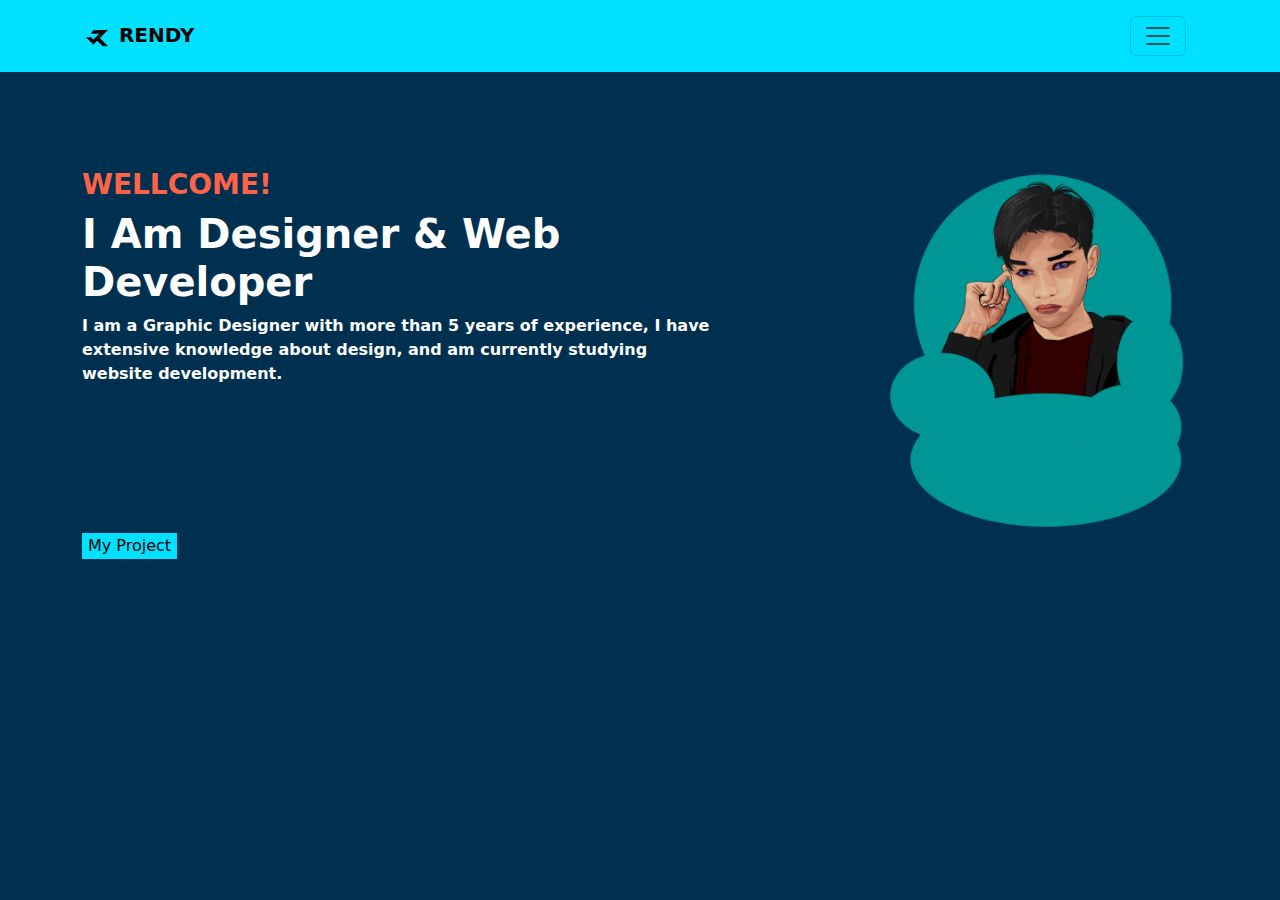
<file: index.html>
<!DOCTYPE html>
<html lang="en">

<head>
    <meta charset="UTF-8">
    <meta name="viewport" content="width=device-width, initial-scale=1.0">
    <link rel="stylesheet" href="styles.css">
    <link href="https://cdn.jsdelivr.net/npm/bootstrap@5.3.3/dist/css/bootstrap.min.css" rel="stylesheet"
        integrity="sha384-QWTKZyjpPEjISv5WaRU9OFeRpok6YctnYmDr5pNlyT2bRjXh0JMhjY6hW+ALEwIH" crossorigin="anonymous">
    <title>Portofolio</title>
</head>

<body class="badan">
    <div>
        <nav>
            <nav class="navbar" style="background-color: #00E1FF;">
                <div class="container">
                    <a class="navbar-brand" href="index.html" style="font-weight: bold;">
                        <img src="./images/logonavbar.png " alt="LogoRendcom" width="30" height="30"
                            class="d-inline-block align-text-top">
                        RENDY
                    </a>
                    <nav class="navbar bg">
                        <div class="container-fluid">
                            <a class="navbar-brand" href="index.html"></a>
                            <button class="navbar-toggler" type="button" data-bs-toggle="collapse"
                                data-bs-target="#navbarNavAltMarkup" aria-controls="navbarNavAltMarkup"
                                aria-expanded="false" aria-label="Toggle navigation">
                                <span class="navbar-toggler-icon"></span>
                            </button>
                            <div class="collapse navbar-collapse" id="navbarNavAltMarkup">
                                <div class="navbar-nav">
                                    <a class="nav-link active" aria-current="page" href="index.html">Home</a>
                                    <a class="nav-link" href="about.html">About</a>
                                    <a class="nav-link" href="contact.html">Contact</a>
                                </div>
                            </div>
                        </div>
                    </nav>
                </div>
            </nav>
        </nav>
    </div>
    <br>
    <br>
    <br>
    <br>
    <div class="container">
        <div class="row">
            <div class="col-sm-7">
                <h3 style="font-weight: bold; color: tomato;">WELLCOME!</h3>
                <h1 style="font-weight: bolder; color: white;">I Am Designer & Web Developer</h1>
                <p class="" style="font-weight: bold; color: white;">I am a Graphic Designer with more than 5 years
                    of experience, I have extensive knowledge about design, and
                    am currently studying website development.</p>                 
            </div>
            <div class="col-sm-5">
                <div class="container item-center">
                    <img src="./images/foto.png" class="float-end" style="width: 70%;" alt="">
                </div>
            </div>
        </div>
    </div>
    <div class="container">
        <div>
            <div>
                <button style="border: none; background-color: #00E1FF;; color: black ;">
                    <a href="project.html" style="text-decoration: none; color: black;">My Project</a>
                </button>
            </div>
        </div>
    </div>
    <script src="https://cdn.jsdelivr.net/npm/bootstrap@5.3.3/dist/js/bootstrap.bundle.min.js"
        integrity="sha384-YvpcrYf0tY3lHB60NNkmXc5s9fDVZLESaAA55NDzOxhy9GkcIdslK1eN7N6jIeHz"
        crossorigin="anonymous"></script>
</body>

</html>
</file>
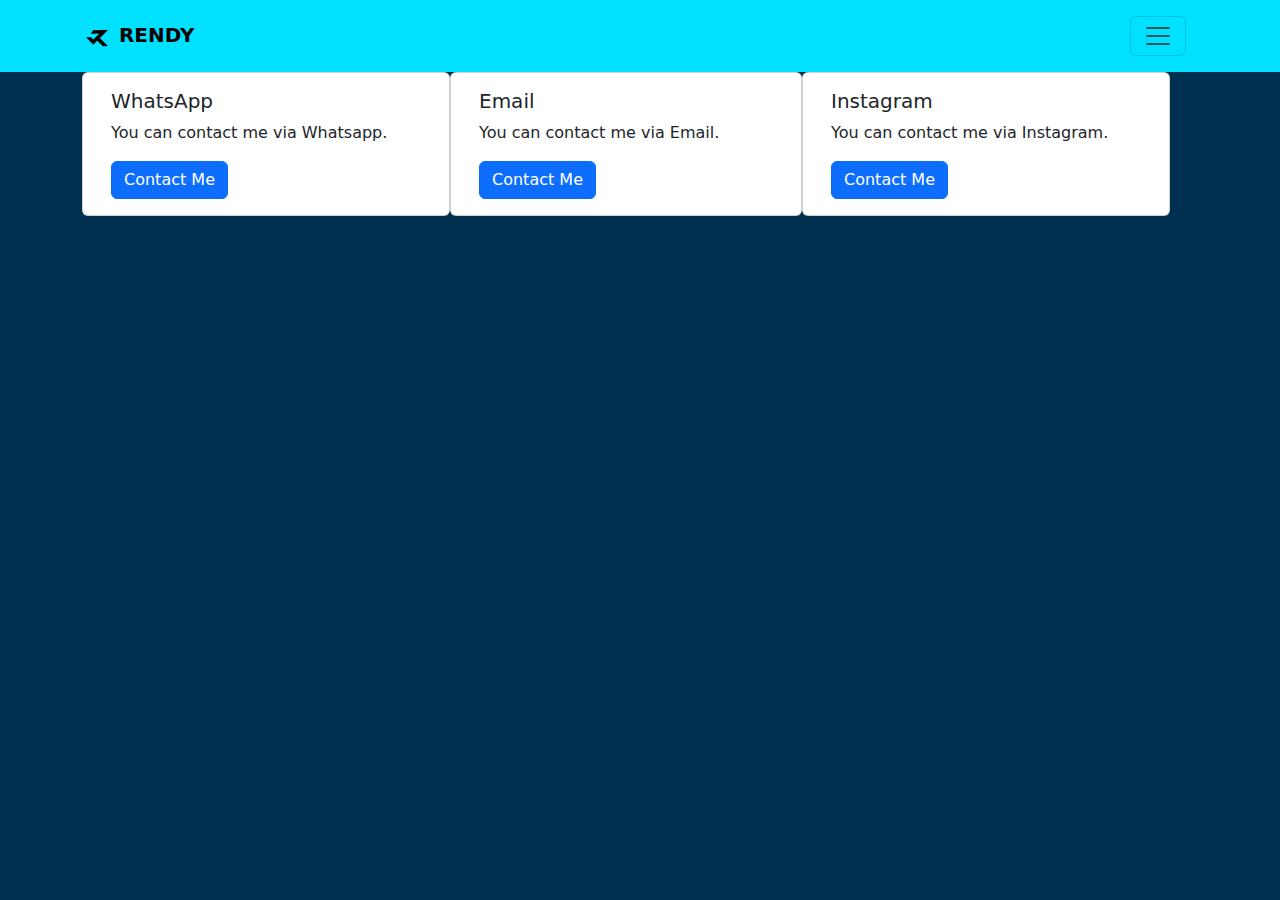
<file: contact.html>
<!DOCTYPE html>
<html lang="en">

<head>
    <meta charset="UTF-8">
    <meta name="viewport" content="width=device-width, initial-scale=1.0">
    <link rel="stylesheet" href="styles.css">
    <link href="https://cdn.jsdelivr.net/npm/bootstrap@5.3.3/dist/css/bootstrap.min.css" rel="stylesheet"
        integrity="sha384-QWTKZyjpPEjISv5WaRU9OFeRpok6YctnYmDr5pNlyT2bRjXh0JMhjY6hW+ALEwIH" crossorigin="anonymous">
    <title>Contact Me</title>
</head>

<body class="badan">
    <div>
        <nav>
            <nav class="navbar" style="background-color: #00E1FF;">
                <div class="container">
                    <a class="navbar-brand" href="index.html" style="font-weight: bold;">
                        <img src="./images/logonavbar.png " alt="LogoRendcom" width="30" height="30"
                            class="d-inline-block align-text-top">
                        RENDY
                    </a>
                    <nav class="navbar bg">
                        <div class="container-fluid">
                            <a class="navbar-brand" href="index.html"></a>
                            <button class="navbar-toggler" type="button" data-bs-toggle="collapse"
                                data-bs-target="#navbarNavAltMarkup" aria-controls="navbarNavAltMarkup"
                                aria-expanded="false" aria-label="Toggle navigation">
                                <span class="navbar-toggler-icon"></span>
                            </button>
                            <div class="collapse navbar-collapse" id="navbarNavAltMarkup">
                                <div class="navbar-nav">
                                    <a class="nav-link active" aria-current="page" href="index.html">Home</a>
                                    <a class="nav-link" href="about.html">About</a>
                                    <a class="nav-link" href="contact.html">Contact</a>
                                </div>
                            </div>
                        </div>
                    </nav>
                </div>
            </nav>
        </nav>
    </div>
    <div class="container">
        <div class="container d-block">
            <div class="row col-sm-12">
                <div class="card col-sm-4" style="width: 23rem;">
                    <div class="card-body">
                      <h5 class="card-title">WhatsApp</h5>
                      <p class="card-text">You can contact me via Whatsapp.</p>
                      <a href="https://wa.me/6289647300193" class="btn btn-primary">Contact Me</a>
                    </div>
                  </div>
                  <div class="card col-sm-4" style="width: 22rem;">
                    <div class="card-body">
                      <h5 class="card-title">Email</h5>
                      <p class="card-text">You can contact me via Email.</p>
                      <a href="mailto:rendyharvest@gmail.com" class="btn btn-primary">Contact Me</a>
                    </div>
                  </div>
                  <div class="card col-sm-4" style="width: 23rem;">
                    <div class="card-body">
                      <h5 class="card-title">Instagram</h5>
                      <p class="card-text">You can contact me via Instagram.</p>
                      <a href="https://instagram.com/userrrrnn77" class="btn btn-primary">Contact Me</a>
                    </div>
                  </div>
            </div>
        </div>
    </div>
            <script src="https://cdn.jsdelivr.net/npm/bootstrap@5.3.3/dist/js/bootstrap.bundle.min.js"
                integrity="sha384-YvpcrYf0tY3lHB60NNkmXc5s9fDVZLESaAA55NDzOxhy9GkcIdslK1eN7N6jIeHz"
                crossorigin="anonymous"></script>
</body>

</html>
</file>
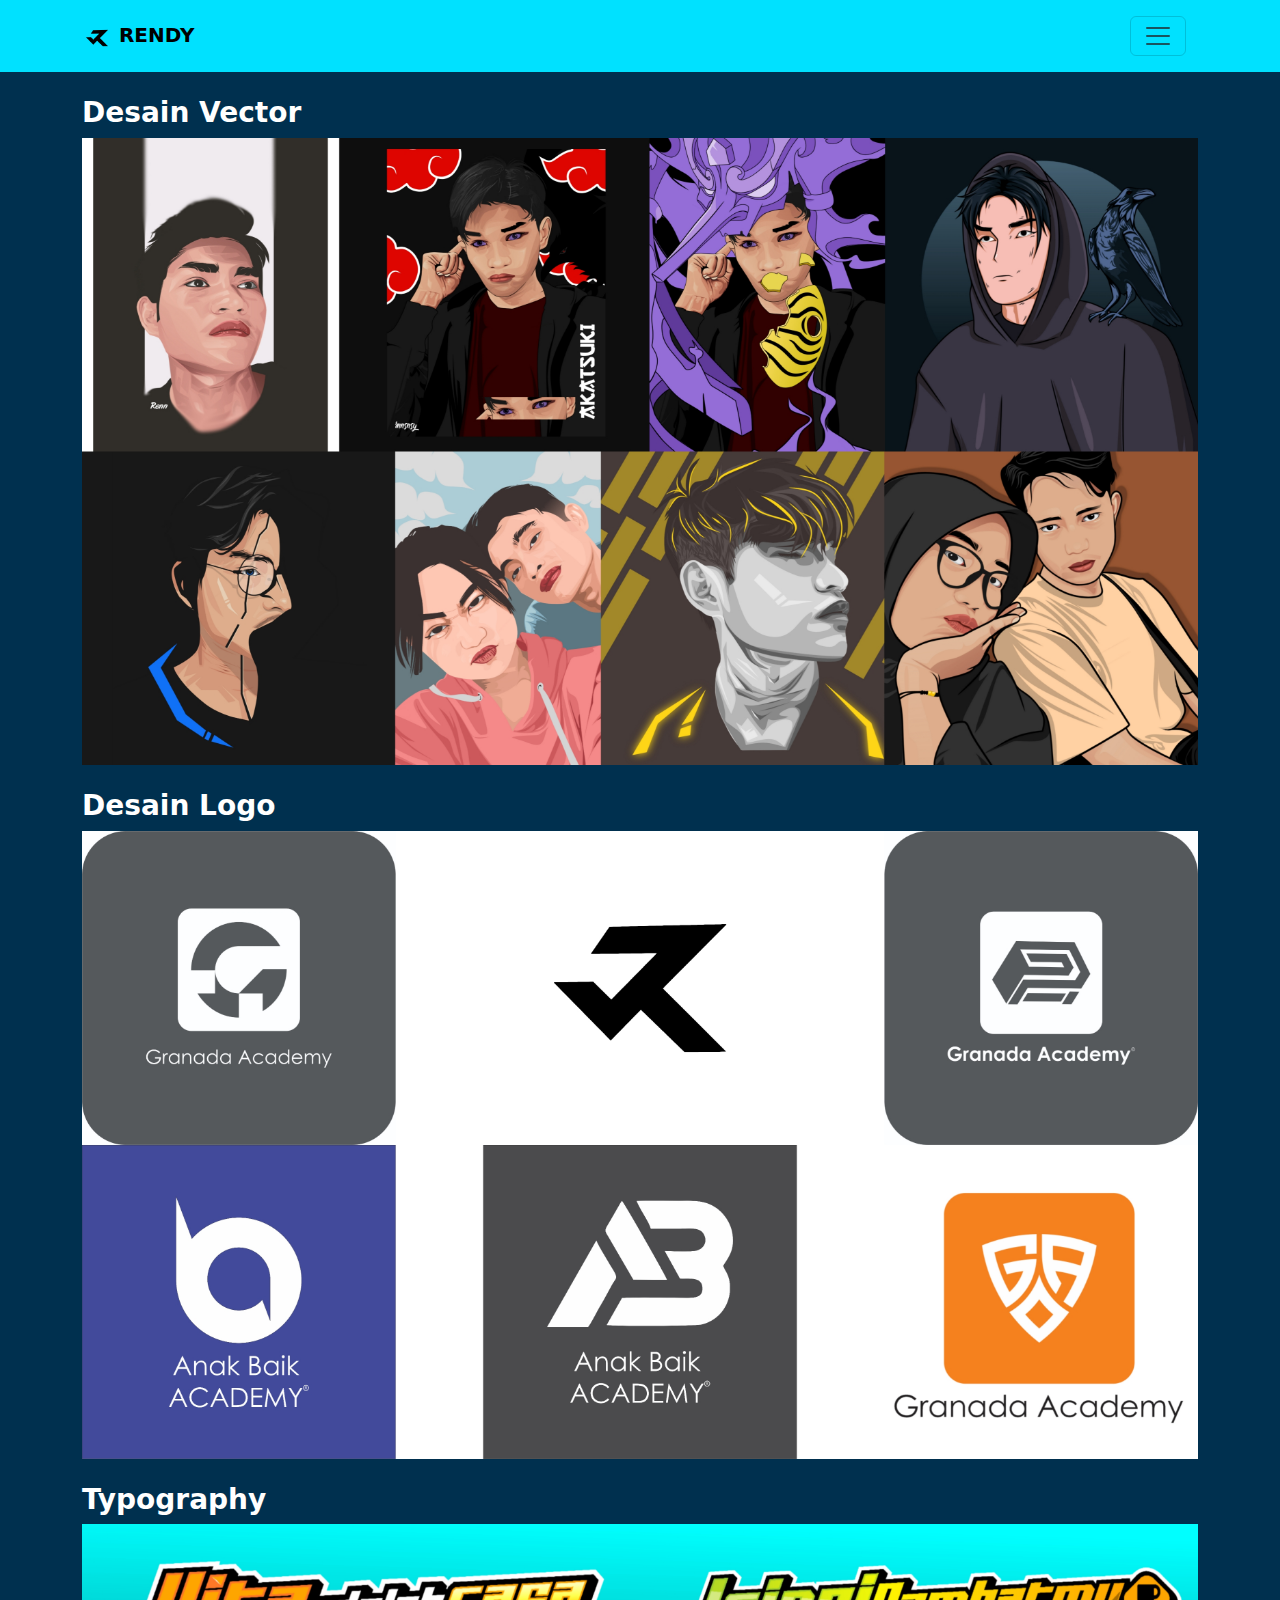
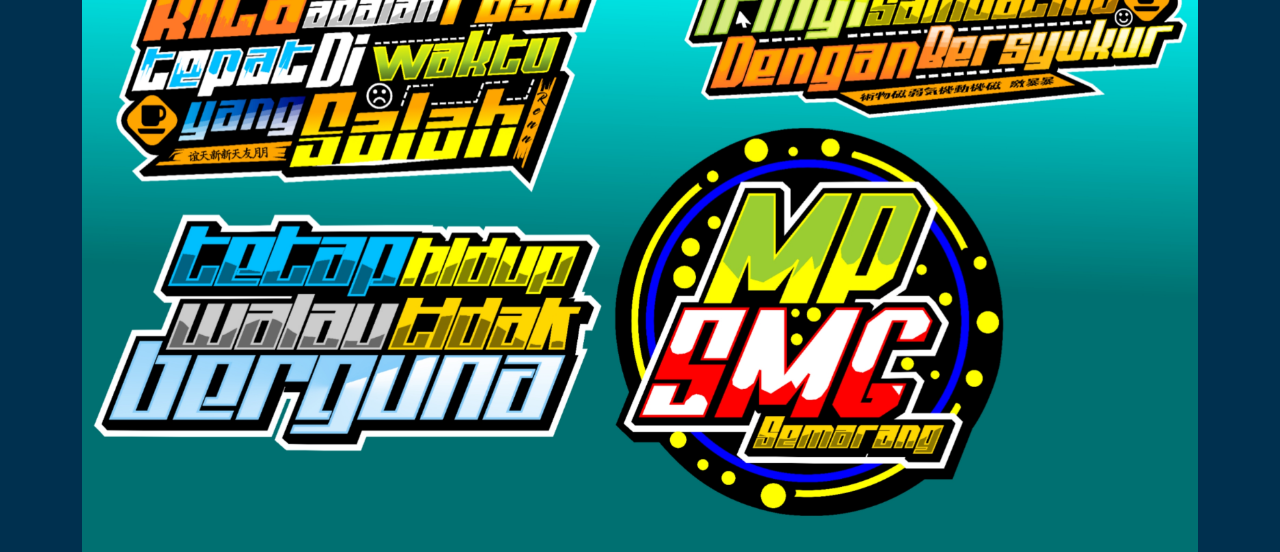
<file: project.html>
<!DOCTYPE html>
<html lang="en">

<head>
    <meta charset="UTF-8">
    <meta name="viewport" content="width=device-width, initial-scale=1.0">
    <link rel="stylesheet" href="styles.css">
    <link href="https://cdn.jsdelivr.net/npm/bootstrap@5.3.3/dist/css/bootstrap.min.css" rel="stylesheet"
        integrity="sha384-QWTKZyjpPEjISv5WaRU9OFeRpok6YctnYmDr5pNlyT2bRjXh0JMhjY6hW+ALEwIH" crossorigin="anonymous">
    <title>My Gallery</title>
</head>

<body class="badan">
    <div>
        <nav>
            <nav class="navbar" style="background-color: #00E1FF;">
                <div class="container">
                    <a class="navbar-brand" href="index.html" style="font-weight: bold;">
                        <img src="./images/logonavbar.png " alt="LogoRendcom" width="30" height="30"
                            class="d-inline-block align-text-top">
                        RENDY
                    </a>
                    <nav class="navbar bg">
                        <div class="container-fluid">
                            <a class="navbar-brand" href="index.html"></a>
                            <button class="navbar-toggler" type="button" data-bs-toggle="collapse"
                                data-bs-target="#navbarNavAltMarkup" aria-controls="navbarNavAltMarkup"
                                aria-expanded="false" aria-label="Toggle navigation">
                                <span class="navbar-toggler-icon"></span>
                            </button>
                            <div class="collapse navbar-collapse" id="navbarNavAltMarkup">
                                <div class="navbar-nav">
                                    <a class="nav-link active" aria-current="page" href="index.html">Home</a>
                                    <a class="nav-link" href="about.html">About</a>
                                    <a class="nav-link" href="contact.html">Contact</a>
                                </div>
                            </div>
                        </div>
                    </nav>
                </div>
            </nav>
        </nav>
    </div>
    <div>
        <br>
        <div class="container">
            <h3 style="color: white; font-weight: bolder;" class="item-center">Desain Vector</h3>
        </div>
        <div class="container col-sm-12">
            <img src="./images/cousel.jpg" class="img-fluid" alt="...">
        </div>
        <br>
        <div class="container">
            <h3 style="color: white; font-weight: bolder;" class="item-center">Desain Logo</h3>
        </div>
        <div class="container col-sm-12">
            <img src="./images/logos.jpg" class="img-fluid" alt="...">
        </div>
        <br>
        <div class="container">
            <h3 style="color: white; font-weight: bolder;" class="item-center">Typography</h3>
        </div>
        <div class="container col-sm-12">
            <img src="./images/typo.jpg" class="img-fluid" alt="...">
        </div>
    </div>
    <script src="https://cdn.jsdelivr.net/npm/bootstrap@5.3.3/dist/js/bootstrap.bundle.min.js"
        integrity="sha384-YvpcrYf0tY3lHB60NNkmXc5s9fDVZLESaAA55NDzOxhy9GkcIdslK1eN7N6jIeHz"
        crossorigin="anonymous"></script>
</body>

</html>
</file>
<file: styles.css>
body {
    background-color: cyan;
}

.badan {
    background-color: #00304F;
    
}
</file>
